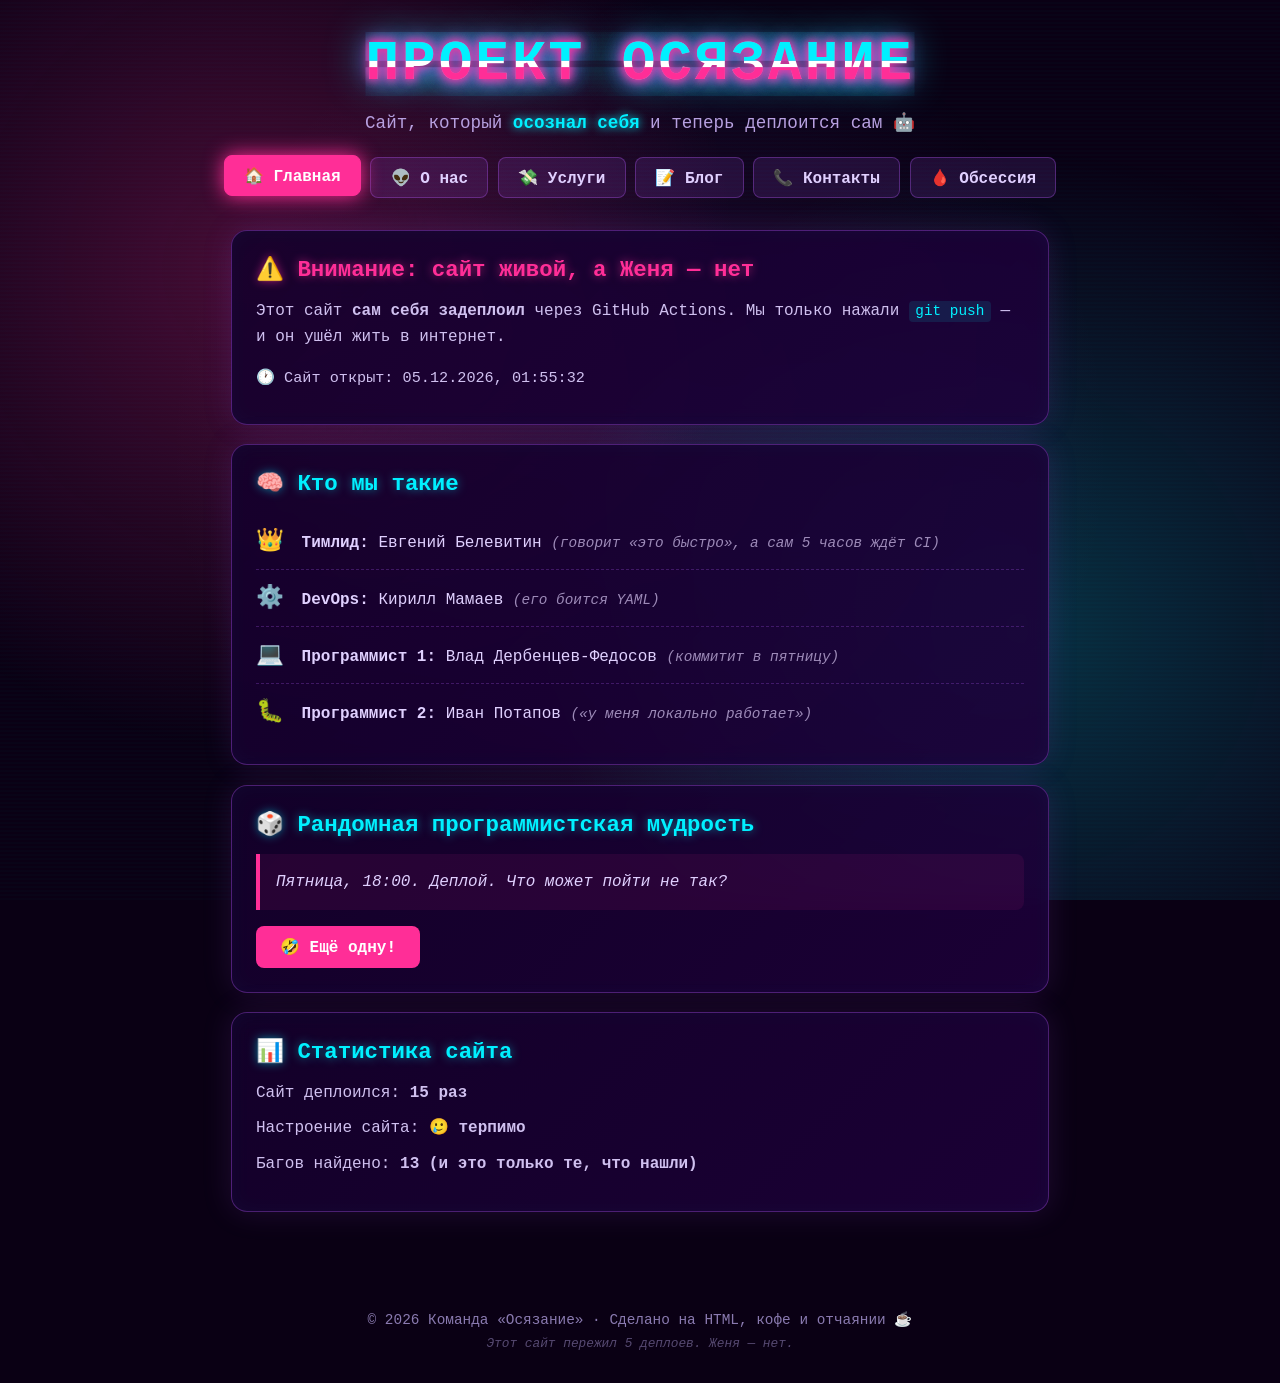
<file: index.html>
<!DOCTYPE html>
<html lang="ru">
<head>
    <meta charset="UTF-8">
    <meta name="viewport" content="width=device-width, initial-scale=1.0">
    <title>Осязание — сайт, который себя осознал</title>
    <link rel="stylesheet" href="style.css">
    <link rel="icon" href="data:image/svg+xml,<svg xmlns='http://www.w3.org/2000/svg' viewBox='0 0 100 100'><text y='75' font-size='75'>🧠</text></svg>">
</head>
<body>
    <div class="scanlines"></div>

    <header>
        <h1 class="glitch" data-text="ПРОЕКТ ОСЯЗАНИЕ">ПРОЕКТ ОСЯЗАНИЕ</h1>
        <p class="subtitle">Сайт, который <span class="highlight">осознал себя</span> и теперь деплоится сам 🤖</p>
        <nav>
            <a href="index.html" class="active">🏠 Главная</a>
            <a href="about.html">👽 О нас</a>
            <a href="services.html">💸 Услуги</a>
            <a href="blog.html">📝 Блог</a>
            <a href="contacts.html">📞 Контакты</a>
            <a href="obsession.html">🩸 Обсессия</a>
        </nav>
    </header>

    <main>
        <section class="card hero">
            <h2>⚠️ Внимание: сайт живой, а Женя — нет</h2>
            <p>Этот сайт <strong>сам себя задеплоил</strong> через GitHub Actions. Мы только нажали <code>git push</code> — и он ушёл жить в интернет.</p>
            <p id="datetime" class="datetime"></p>
        </section>

        <section class="card">
            <h2>🧠 Кто мы такие</h2>
            <ul class="team">
                <li><span class="emoji">👑</span> <strong>Тимлид:</strong> Евгений Белевитин <em>(говорит «это быстро», а сам 5 часов ждёт CI)</em></li>
                <li><span class="emoji">⚙️</span> <strong>DevOps:</strong> Кирилл Мамаев <em>(его боится YAML)</em></li>
                <li><span class="emoji">💻</span> <strong>Программист 1:</strong> Влад Дербенцев-Федосов <em>(коммитит в пятницу)</em></li>
                <li><span class="emoji">🐛</span> <strong>Программист 2:</strong> Иван Потапов <em>(«у меня локально работает»)</em></li>
            </ul>
        </section>

        <section class="card funny">
            <h2>🎲 Рандомная программистская мудрость</h2>
            <blockquote id="joke">Загрузка шутки...</blockquote>
            <button onclick="newJoke()">🤣 Ещё одну!</button>
        </section>

        <section class="card">
            <h2>📊 Статистика сайта</h2>
            <p>Сайт деплоился: <strong id="deploy-count">...</strong></p>
            <p>Настроение сайта: <strong id="mood">...</strong></p>
            <p>Багов найдено: <strong id="bugs">...</strong></p>
        </section>
    </main>

    <footer>
        <p>© 2026 Команда «Осязание» · Сделано на HTML, кофе и отчаянии ☕</p>
        <p class="small">Этот сайт пережил 5 деплоев. Женя — нет.</p>
    </footer>

    <script src="script.js"></script>
</body>
</html>
</file>
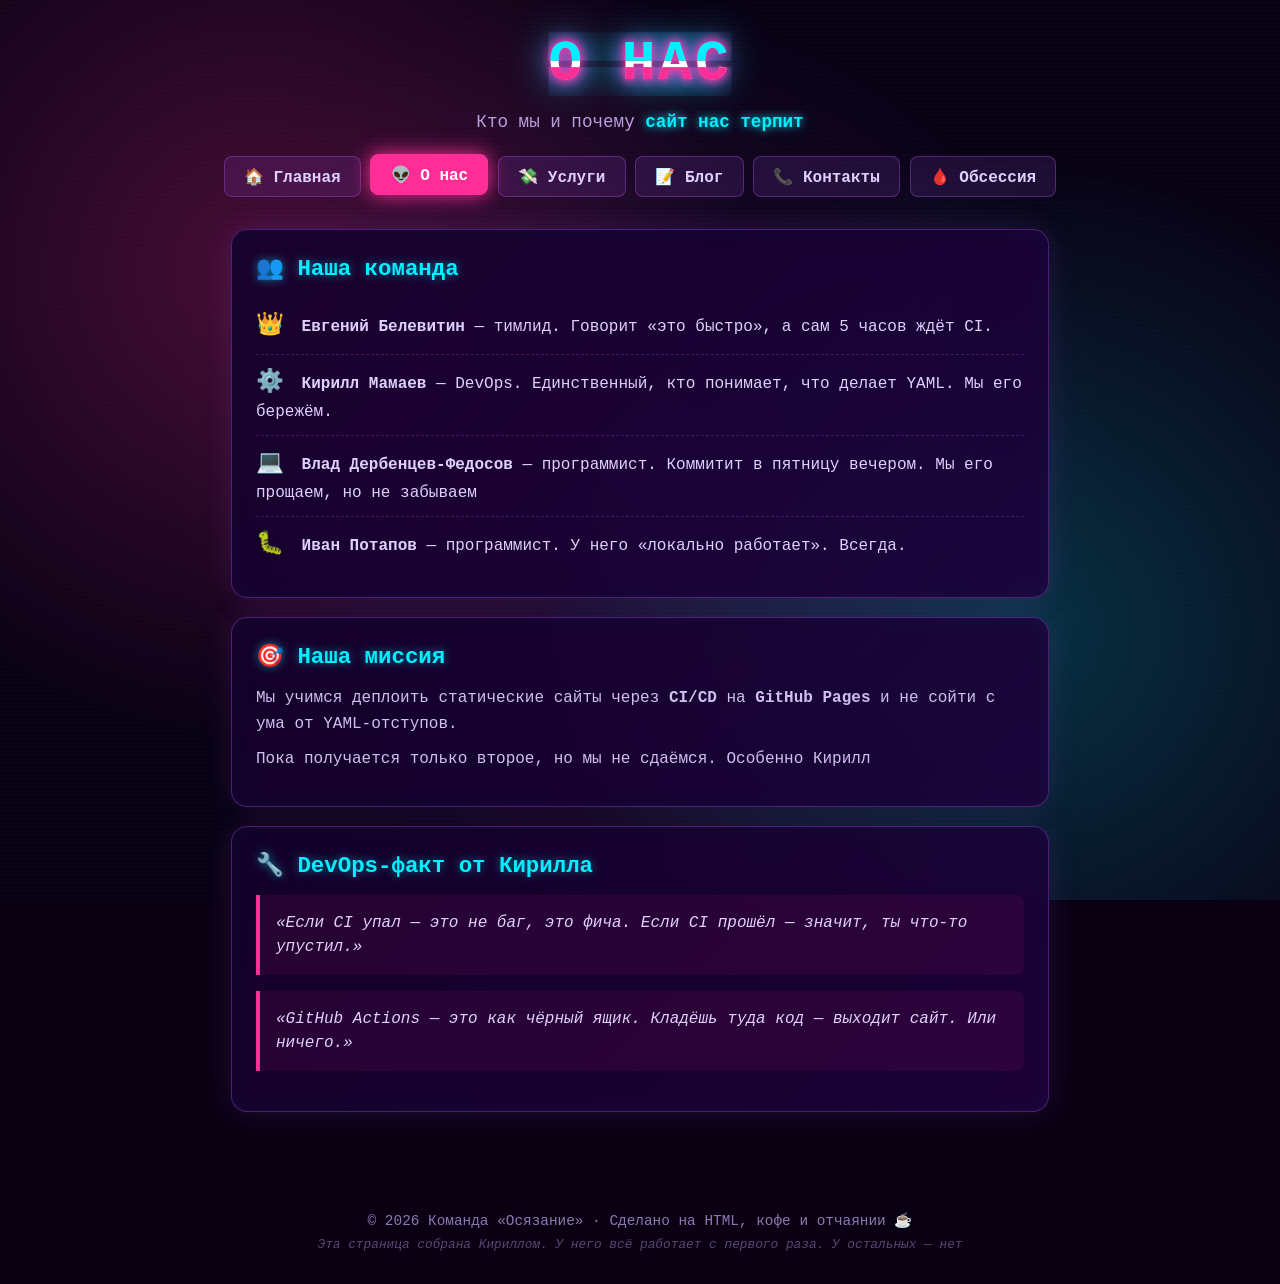
<file: about.html>
<!DOCTYPE html>
<html lang="ru">
<head>
    <meta charset="UTF-8">
    <meta name="viewport" content="width=device-width, initial-scale=1.0">
    <title>Осязание — О нас</title>
    <link rel="stylesheet" href="style.css">
    <link rel="icon" href="data:image/svg+xml,<svg xmlns='http://www.w3.org/2000/svg' viewBox='0 0 100 100'><text y='75' font-size='75'>👽</text></svg>">
</head>
<body>
    <div class="scanlines"></div>

    <header>
        <h1 class="glitch" data-text="О НАС">О НАС</h1>
        <p class="subtitle">Кто мы и почему <span class="highlight">сайт нас терпит</span></p>
        <nav>
            <a href="index.html">🏠 Главная</a>
            <a href="about.html" class="active">👽 О нас</a>
            <a href="services.html">💸 Услуги</a>
            <a href="blog.html">📝 Блог</a>
            <a href="contacts.html">📞 Контакты</a>
            <a href="obsession.html">🩸 Обсессия</a>
        </nav>
    </header>

    <main>
        <section class="card">
            <h2>👥 Наша команда</h2>
            <ul class="team">
                <li><span class="emoji">👑</span> <strong>Евгений Белевитин</strong> — тимлид. Говорит «это быстро», а сам 5 часов ждёт CI.</li>
                <li><span class="emoji">⚙️</span> <strong>Кирилл Мамаев</strong> — DevOps. Единственный, кто понимает, что делает YAML. Мы его бережём.</li>
                <li><span class="emoji">💻</span> <strong>Влад Дербенцев-Федосов</strong> — программист. Коммитит в пятницу вечером. Мы его прощаем, но не забываем</li>
                <li><span class="emoji">🐛</span> <strong>Иван Потапов</strong> — программист. У него «локально работает». Всегда.</li>
            </ul>
        </section>

        <section class="card">
            <h2>🎯 Наша миссия</h2>
            <p>Мы учимся деплоить статические сайты через <strong>CI/CD</strong> на <strong>GitHub Pages</strong> и не сойти с ума от YAML-отступов.</p>
            <p>Пока получается только второе, но мы не сдаёмся. Особенно Кирилл</p>
        </section>

        <section class="card funny">
            <h2>🔧 DevOps-факт от Кирилла</h2>
            <blockquote>
                «Если CI упал — это не баг, это фича. Если CI прошёл — значит, ты что-то упустил.»
            </blockquote>

            <blockquote>
                «GitHub Actions — это как чёрный ящик. Кладёшь туда код — выходит сайт. Или ничего.» 
            </blockquote>
        </section>
    </main>

    <footer>
        <p>© 2026 Команда «Осязание» · Сделано на HTML, кофе и отчаянии ☕</p>
        <p class="small">Эта страница собрана Кириллом. У него всё работает с первого раза. У остальных — нет</p>
    </footer>

    <script src="script.js"></script>
</body>
</html>
</file>
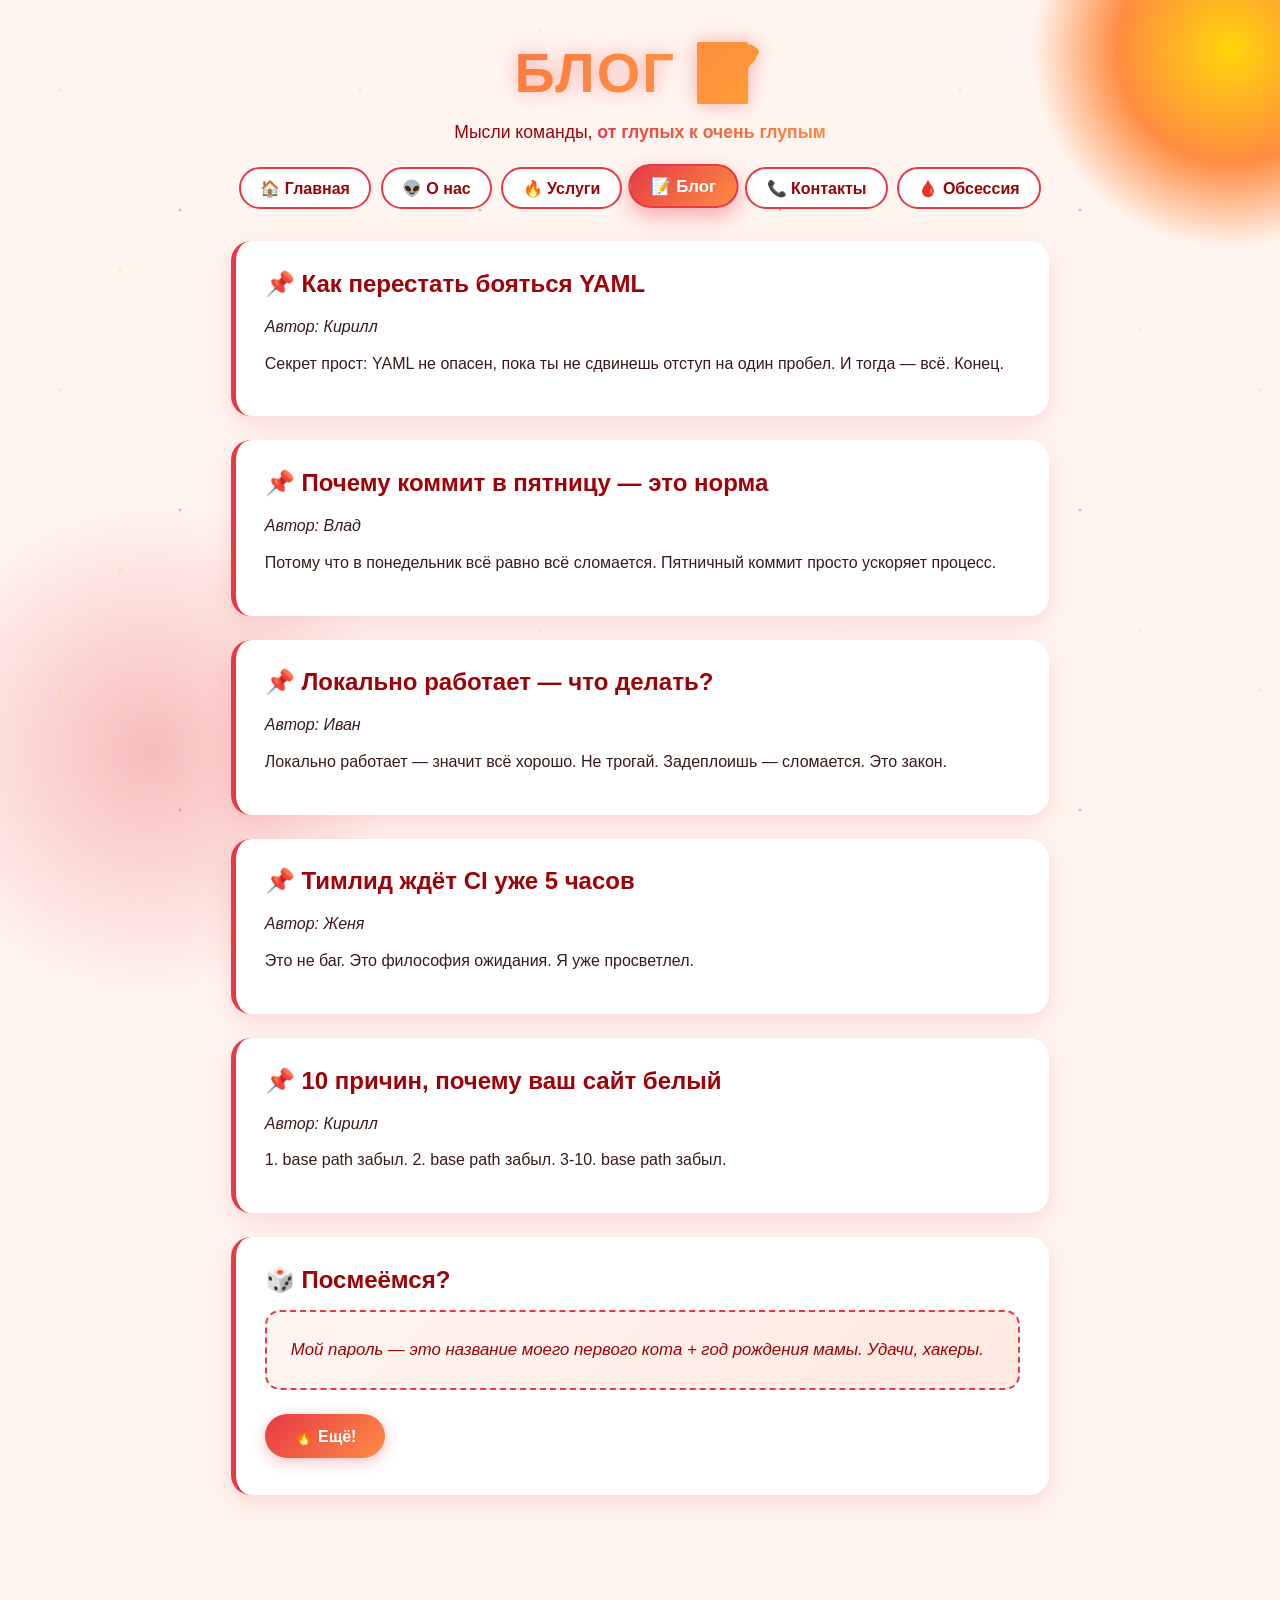
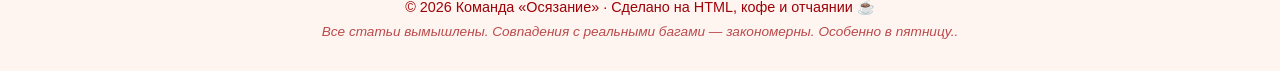
<file: blog.html>
<!DOCTYPE html>
<html lang="ru">

<head>
    <meta charset="UTF-8">
    <meta name="viewport" content="width=device-width, initial-scale=1.0">
    <title>Осязание — Блог 📝</title>
    <link rel="stylesheet" href="vlad-style.css">
    <link rel="icon"
        href="data:image/svg+xml,<svg xmlns='http://www.w3.org/2000/svg' viewBox='0 0 100 100'><text y='75' font-size='75'>📝</text></svg>">
</head>

<body>
    <div class="sparkles"></div>

    <header>
        <h1>БЛОГ 📝</h1>
        <p class="subtitle">Мысли команды, <span class="hot">от глупых к очень глупым</span></p>
        <nav>
            <a href="index.html">🏠 Главная</a>
            <a href="about.html">👽 О нас</a>
            <a href="services.html">🔥 Услуги</a>
            <a href="blog.html" class="active">📝 Блог</a>
            <a href="contacts.html">📞 Контакты</a>
            <a href="obsession.html">🩸 Обсессия</a>
        </nav>
    </header>

    <main>
        <section class="card">
            <h2>📌 Как перестать бояться YAML</h2>
            <p><em>Автор: Кирилл</em></p>
            <p>Секрет прост: YAML не опасен, пока ты не сдвинешь отступ на один пробел. И тогда — всё. Конец.</p>
        </section>

        <section class="card">
            <h2>📌 Почему коммит в пятницу — это норма</h2>
            <p><em>Автор: Влад</em></p>
            <p>Потому что в понедельник всё равно всё сломается. Пятничный коммит просто ускоряет процесс.</p>
        </section>

        <section class="card">
            <h2>📌 Локально работает — что делать?</h2>
            <p><em>Автор: Иван</em></p>
            <p>Локально работает — значит всё хорошо. Не трогай. Задеплоишь — сломается. Это закон.</p>
        </section>

        <section class="card">
            <h2>📌 Тимлид ждёт CI уже 5 часов</h2>
            <p><em>Автор: Женя</em></p>
            <p>Это не баг. Это философия ожидания. Я уже просветлел.</p>
        </section>

        <section class="card">
            <h2>📌 10 причин, почему ваш сайт белый</h2>
            <p><em>Автор: Кирилл</em></p>
            <p>1. base path забыл. 2. base path забыл. 3-10. base path забыл.</p>
        </section>

        <section class="card">
            <h2>🎲 Посмеёмся?</h2>
            <div class="joke-box" id="joke">Загрузка шутки...</div>
            <button class="btn" onclick="newJoke()">🔥 Ещё!</button>
        </section>
    </main>

    <footer>
        <p>© 2026 Команда «Осязание» · Сделано на HTML, кофе и отчаянии ☕</p>
        <p class="small">Все статьи вымышлены. Совпадения с реальными багами — закономерны. Особенно в пятницу..</p>
    </footer>

    <script src="vlad-script.js"></script>
</body>

</html>
</file>
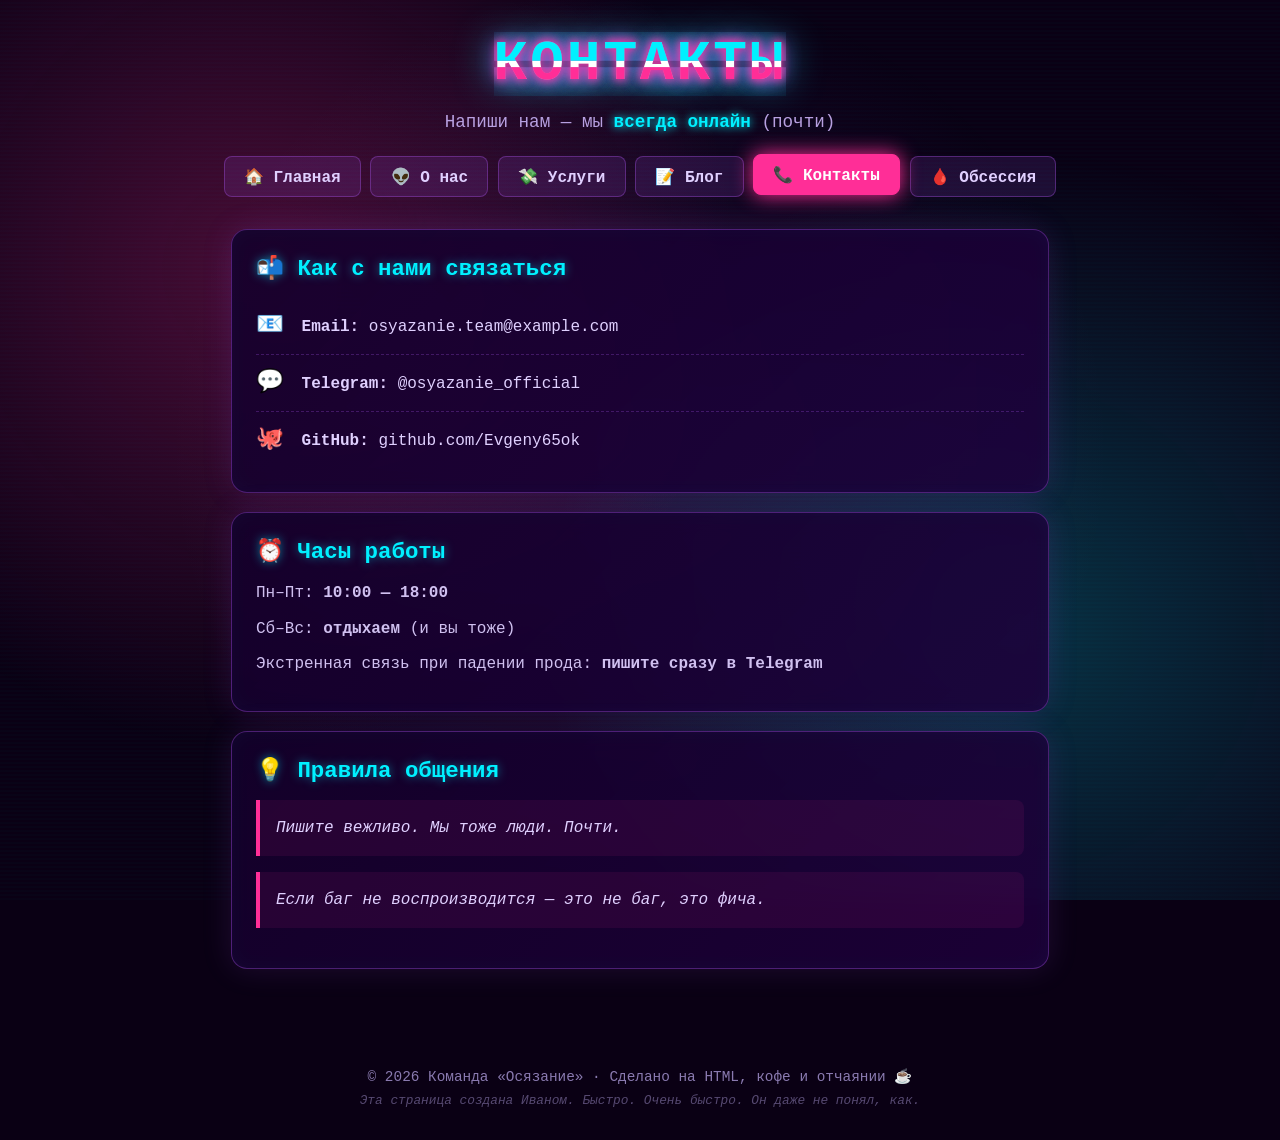
<file: contacts.html>
<!DOCTYPE html>
<html lang="ru">
<head>
    <meta charset="UTF-8">
    <meta name="viewport" content="width=device-width, initial-scale=1.0">
    <title>Осязание — Контакты</title>
    <link rel="stylesheet" href="style.css">
    <link rel="icon" href="data:image/svg+xml,<svg xmlns='http://www.w3.org/2000/svg' viewBox='0 0 100 100'><text y='75' font-size='75'>📞</text></svg>">
</head>
<body>
    <div class="scanlines"></div>
    <header>
        <h1 class="glitch" data-text="КОНТАКТЫ">КОНТАКТЫ</h1>
        <p class="subtitle">Напиши нам — мы <span class="highlight">всегда онлайн</span> (почти)</p>
        <nav>
            <a href="index.html">🏠 Главная</a>
            <a href="about.html">👽 О нас</a>
            <a href="services.html">💸 Услуги</a>
            <a href="blog.html">📝 Блог</a>
            <a href="contacts.html" class="active">📞 Контакты</a>
            <a href="obsession.html">🩸 Обсессия</a>
        </nav>
    </header>
    <main>
        <section class="card">
            <h2>📬 Как с нами связаться</h2>
            <ul class="team">
                <li><span class="emoji">📧</span> <strong>Email:</strong> osyazanie.team@example.com</li>
                <li><span class="emoji">💬</span> <strong>Telegram:</strong> @osyazanie_official</li>
                <li><span class="emoji">🐙</span> <strong>GitHub:</strong> github.com/Evgeny65ok</li>
            </ul>
        </section>
        <section class="card">
            <h2>⏰ Часы работы</h2>
            <p>Пн–Пт: <strong>10:00 — 18:00</strong></p>
            <p>Сб–Вс: <strong>отдыхаем</strong> (и вы тоже)</p>
            <p>Экстренная связь при падении прода: <strong>пишите сразу в Telegram</strong></p>
        </section>
        <section class="card funny">
            <h2>💡 Правила общения</h2>
            <blockquote>Пишите вежливо. Мы тоже люди. Почти.</blockquote>
            <blockquote>Если баг не воспроизводится — это не баг, это фича.</blockquote>
        </section>
    </main>
    <footer>
        <p>© 2026 Команда «Осязание» · Сделано на HTML, кофе и отчаянии ☕</p>
        <p class="small">Эта страница создана Иваном. Быстро. Очень быстро. Он даже не понял, как.</p>
    </footer>
    <script src="script.js"></script>
</body>
</html>
</file>
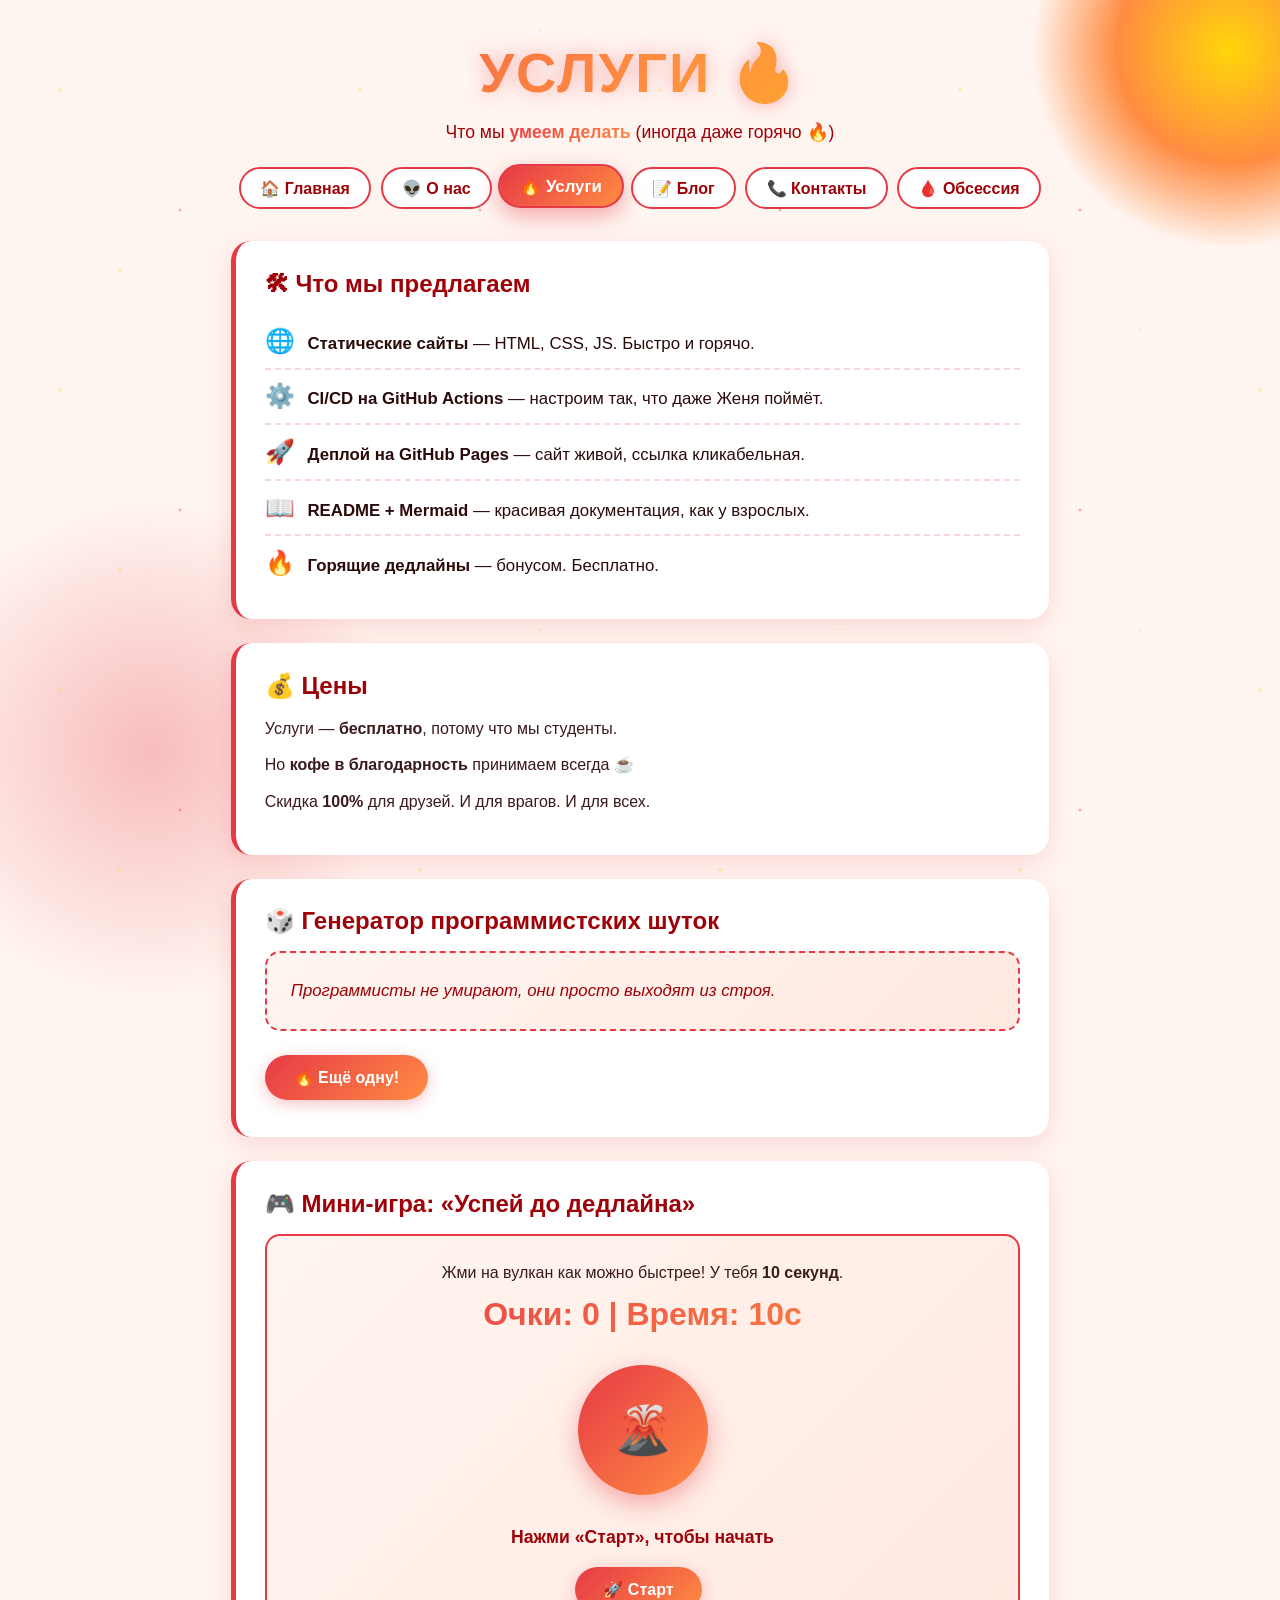
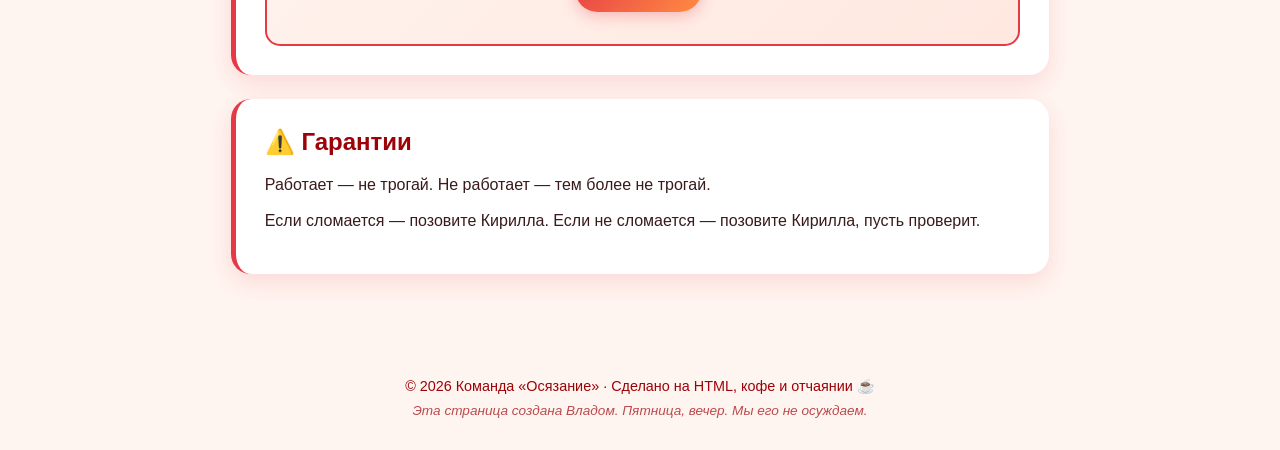
<file: services.html>
<!DOCTYPE html>
<html lang="ru">

<head>
    <meta charset="UTF-8">
    <meta name="viewport" content="width=device-width, initial-scale=1.0">
    <title>Осязание — Услуги 🔥</title>
    <link rel="stylesheet" href="vlad-style.css">
    <link rel="icon"
        href="data:image/svg+xml,<svg xmlns='http://www.w3.org/2000/svg' viewBox='0 0 100 100'><text y='75' font-size='75'>🔥</text></svg>">
</head>

<body>
    <div class="sparkles"></div>

    <header>
        <h1>УСЛУГИ 🔥</h1>
        <p class="subtitle">Что мы <span class="hot">умеем делать</span> (иногда даже горячо 🔥)</p>
        <nav>
            <a href="index.html">🏠 Главная</a>
            <a href="about.html">👽 О нас</a>
            <a href="services.html" class="active">🔥 Услуги</a>
            <a href="blog.html">📝 Блог</a>
            <a href="contacts.html">📞 Контакты</a>
            <a href="obsession.html">🩸 Обсессия</a>
        </nav>
    </header>

    <main>
        <section class="card">
            <h2>🛠 Что мы предлагаем</h2>
            <ul>
                <li><span class="emoji">🌐</span> <strong>Статические сайты</strong> — HTML, CSS, JS. Быстро и горячо.
                </li>
                <li><span class="emoji">⚙️</span> <strong>CI/CD на GitHub Actions</strong> — настроим так, что даже Женя
                    поймёт.</li>
                <li><span class="emoji">🚀</span> <strong>Деплой на GitHub Pages</strong> — сайт живой, ссылка
                    кликабельная.</li>
                <li><span class="emoji">📖</span> <strong>README + Mermaid</strong> — красивая документация, как у
                    взрослых.</li>
                <li><span class="emoji">🔥</span> <strong>Горящие дедлайны</strong> — бонусом. Бесплатно.</li>
            </ul>
        </section>

        <section class="card">
            <h2>💰 Цены</h2>
            <p>Услуги — <strong>бесплатно</strong>, потому что мы студенты.</p>
            <p>Но <strong>кофе в благодарность</strong> принимаем всегда ☕</p>
            <p>Скидка <strong>100%</strong> для друзей. И для врагов. И для всех.</p>
        </section>

        <section class="card">
            <h2>🎲 Генератор программистских шуток</h2>
            <div class="joke-box" id="joke">Загрузка шутки...</div>
            <button class="btn" onclick="newJoke()">🔥 Ещё одну!</button>
        </section>

        <section class="card">
            <h2>🎮 Мини-игра: «Успей до дедлайна»</h2>
            <div class="game-box">
                <p>Жми на вулкан как можно быстрее! У тебя <strong>10 секунд</strong>.</p>
                <div class="game-score">
                    Очки: <span id="score">0</span> | Время: <span id="time">10</span>с
                </div>
                <button class="game-btn" id="game-btn">🌋</button>
                <div class="game-message" id="game-message">Нажми «Старт», чтобы начать</div>
                <button class="btn" id="start-game">🚀 Старт</button>
            </div>
        </section>

        <section class="card">
            <h2>⚠️ Гарантии</h2>
            <p>Работает — не трогай. Не работает — тем более не трогай.</p>
            <p>Если сломается — позовите Кирилла. Если не сломается — позовите Кирилла, пусть проверит.</p>
        </section>
    </main>

    <footer>
        <p>© 2026 Команда «Осязание» · Сделано на HTML, кофе и отчаянии ☕</p>
        <p class="small">Эта страница создана Владом. Пятница, вечер. Мы его не осуждаем.</p>
    </footer>

    <script src="vlad-script.js"></script>
</body>

</html>
</file>
<file: style.css>
* { box-sizing: border-box; margin: 0; padding: 0; }

:root {
    --neon-pink: #ff2e97;
    --neon-cyan: #00f0ff;
    --neon-purple: #9d4edd;
    --dark: #0a0014;
}

body {
    font-family: 'Segoe UI', 'Courier New', monospace;
    background: var(--dark);
    color: #e0d0ff;
    min-height: 100vh;
    overflow-x: hidden;
    position: relative;
}

body::before {
    content: '';
    position: fixed;
    inset: 0;
    background:
        radial-gradient(circle at 20% 30%, rgba(255,46,151,0.25), transparent 40%),
        radial-gradient(circle at 80% 70%, rgba(0,240,255,0.2), transparent 40%),
        radial-gradient(circle at 50% 50%, rgba(157,78,221,0.15), transparent 60%);
    z-index: -2;
    animation: bgShift 15s ease-in-out infinite alternate;
}

@keyframes bgShift {
    0%   { transform: scale(1) rotate(0deg); }
    100% { transform: scale(1.2) rotate(5deg); }
}

.scanlines {
    position: fixed;
    inset: 0;
    background: repeating-linear-gradient(
        to bottom, transparent 0, transparent 2px,
        rgba(0,240,255,0.03) 3px, transparent 4px
    );
    pointer-events: none;
    z-index: 1;
}

header { text-align: center; padding: 2rem 1rem 1rem; position: relative; z-index: 2; }

.glitch {
    font-size: clamp(1.8rem, 5vw, 3.5rem);
    font-weight: 900;
    letter-spacing: 3px;
    color: white;
    text-shadow: 0 0 10px var(--neon-pink), 0 0 20px var(--neon-purple), 0 0 40px var(--neon-cyan);
    position: relative;
    display: inline-block;
    animation: flicker 3s infinite;
}

.glitch::before, .glitch::after {
    content: attr(data-text);
    position: absolute;
    top: 0; left: 0;
    width: 100%;
    overflow: hidden;
}

.glitch::before {
    color: var(--neon-cyan);
    animation: glitchTop 2.5s infinite;
    clip-path: polygon(0 0, 100% 0, 100% 45%, 0 45%);
}

.glitch::after {
    color: var(--neon-pink);
    animation: glitchBot 2.5s infinite;
    clip-path: polygon(0 55%, 100% 55%, 100% 100%, 0 100%);
}

@keyframes glitchTop {
    0%, 90%, 100% { transform: translate(0); }
    92% { transform: translate(-4px, -2px); }
    94% { transform: translate(4px, 2px); }
    96% { transform: translate(-2px, 1px); }
}

@keyframes glitchBot {
    0%, 90%, 100% { transform: translate(0); }
    93% { transform: translate(4px, 2px); }
    95% { transform: translate(-4px, -1px); }
    97% { transform: translate(2px, -2px); }
}

@keyframes flicker {
    0%, 19%, 21%, 23%, 25%, 54%, 56%, 100% { opacity: 1; }
    20%, 22%, 24%, 55% { opacity: 0.6; }
}

.subtitle { font-size: 1.1rem; margin: 1rem 0; color: #b8a0e0; }
.highlight { color: var(--neon-cyan); font-weight: bold; text-shadow: 0 0 10px var(--neon-cyan); }

nav { display: flex; justify-content: center; gap: 0.6rem; flex-wrap: wrap; margin-top: 1.5rem; }

nav a {
    color: #e0d0ff;
    text-decoration: none;
    padding: 0.6rem 1.2rem;
    border-radius: 8px;
    background: rgba(157, 78, 221, 0.15);
    border: 1px solid rgba(157, 78, 221, 0.4);
    transition: all 0.25s;
    font-weight: 600;
}

nav a:hover, nav a.active {
    background: var(--neon-pink);
    color: white;
    border-color: var(--neon-pink);
    box-shadow: 0 0 20px var(--neon-pink);
    transform: translateY(-2px);
}

main { max-width: 850px; margin: 0 auto; padding: 1rem 1rem 3rem; position: relative; z-index: 2; }

.card {
    background: linear-gradient(135deg, rgba(20,0,43,0.9), rgba(30,0,60,0.85));
    border: 1px solid rgba(157, 78, 221, 0.4);
    border-radius: 16px;
    padding: 1.5rem;
    margin-bottom: 1.2rem;
    box-shadow: 0 0 30px rgba(157, 78, 221, 0.15), inset 0 0 20px rgba(0, 240, 255, 0.03);
    backdrop-filter: blur(10px);
    transition: transform 0.3s, box-shadow 0.3s;
}

.card:hover {
    transform: translateY(-3px);
    box-shadow: 0 0 40px rgba(255, 46, 151, 0.3), inset 0 0 30px rgba(0, 240, 255, 0.05);
}

.card h2 { color: var(--neon-cyan); margin-bottom: 1rem; font-size: 1.4rem; text-shadow: 0 0 10px rgba(0, 240, 255, 0.5); }
.hero h2 { color: var(--neon-pink); text-shadow: 0 0 10px rgba(255, 46, 151, 0.6); }
.card p { line-height: 1.6; margin-bottom: 0.6rem; color: #d0c0f0; }
.card ul { list-style: none; padding: 0; }
.team li { padding: 0.7rem 0; border-bottom: 1px dashed rgba(157, 78, 221, 0.3); line-height: 1.5; }
.team li:last-child { border-bottom: none; }
.team .emoji { font-size: 1.4rem; margin-right: 0.5rem; }
.team em { color: #9d8ab8; font-size: 0.9rem; }

.datetime { color: var(--neon-cyan); font-family: 'Courier New', monospace; margin-top: 1rem; font-size: 0.95rem; }

.funny blockquote {
    font-style: italic;
    color: #e0d0ff;
    padding: 1rem;
    border-left: 4px solid var(--neon-pink);
    background: rgba(255, 46, 151, 0.08);
    border-radius: 0 8px 8px 0;
    margin-bottom: 1rem;
    line-height: 1.5;
    min-height: 3rem;
}

.funny button {
    background: var(--neon-pink);
    color: white;
    border: none;
    padding: 0.7rem 1.5rem;
    border-radius: 8px;
    font-size: 1rem;
    font-weight: bold;
    cursor: pointer;
    transition: all 0.25s;
    font-family: inherit;
}

.funny button:hover {
    background: var(--neon-cyan);
    color: var(--dark);
    box-shadow: 0 0 20px var(--neon-cyan);
    transform: scale(1.05);
}

code {
    background: rgba(0, 240, 255, 0.1);
    color: var(--neon-cyan);
    padding: 0.15rem 0.4rem;
    border-radius: 4px;
    font-family: 'Courier New', monospace;
    font-size: 0.9em;
}

footer { text-align: center; color: #8a7ab0; padding: 2rem 1rem; font-size: 0.9rem; position: relative; z-index: 2; }
footer .small { font-size: 0.8rem; opacity: 0.6; margin-top: 0.5rem; font-style: italic; }

@media (max-width: 500px) {
    nav a { padding: 0.5rem 0.8rem; font-size: 0.9rem; }
    .card { padding: 1.2rem; }
}
</file>
<file: vlad-style.css>
/* 🔥 Стиль Влада — белый с красным, солнце, вулканы */

* { box-sizing: border-box; margin: 0; padding: 0; }

:root {
    --fire-red: #e63946;
    --sun-orange: #ff8c42;
    --lava-yellow: #ffd60a;
    --deep-red: #9d0208;
    --light-bg: #fff5f0;
    --dark-text: #2b0a0a;
}

body {
    font-family: 'Segoe UI', Tahoma, sans-serif;
    background: var(--light-bg);
    color: var(--dark-text);
    min-height: 100vh;
    position: relative;
    overflow-x: hidden;
}

/* Солнце в углу */
body::before {
    content: '';
    position: fixed;
    top: -150px;
    right: -150px;
    width: 400px;
    height: 400px;
    background: radial-gradient(circle, #ffd60a 0%, #ff8c42 40%, transparent 70%);
    border-radius: 50%;
    z-index: -1;
    animation: sunPulse 4s ease-in-out infinite alternate;
}

@keyframes sunPulse {
    0%   { transform: scale(1); opacity: 0.8; }
    100% { transform: scale(1.15); opacity: 1; }
}

/* Вулкан слева снизу */
body::after {
    content: '';
    position: fixed;
    bottom: -100px;
    left: -100px;
    width: 500px;
    height: 500px;
    background: radial-gradient(circle, rgba(230,57,70,0.3) 0%, transparent 70%);
    border-radius: 50%;
    z-index: -1;
    animation: volcanoGlow 6s ease-in-out infinite alternate;
}

@keyframes volcanoGlow {
    0%   { transform: scale(1); opacity: 0.5; }
    100% { transform: scale(1.3); opacity: 0.9; }
}

/* Анимированные искры */
.sparkles {
    position: fixed;
    inset: 0;
    pointer-events: none;
    z-index: 0;
    background-image:
        radial-gradient(2px 2px at 20% 30%, var(--lava-yellow), transparent),
        radial-gradient(2px 2px at 60% 70%, var(--fire-red), transparent),
        radial-gradient(1px 1px at 80% 10%, var(--sun-orange), transparent),
        radial-gradient(2px 2px at 40% 90%, var(--lava-yellow), transparent);
    background-size: 300px 300px;
    animation: sparkle 8s linear infinite;
    opacity: 0.6;
}

@keyframes sparkle {
    0%   { background-position: 0 0; }
    100% { background-position: 300px 300px; }
}

header {
    text-align: center;
    padding: 2.5rem 1rem 1rem;
    position: relative;
    z-index: 2;
}

h1 {
    font-size: clamp(2rem, 5vw, 3.5rem);
    font-weight: 900;
    background: linear-gradient(135deg, var(--fire-red), var(--sun-orange), var(--lava-yellow));
    -webkit-background-clip: text;
    background-clip: text;
    -webkit-text-fill-color: transparent;
    color: transparent;
    letter-spacing: 2px;
    filter: drop-shadow(0 0 10px rgba(230, 57, 70, 0.4));
    animation: fireGlow 2s infinite alternate;
}

@keyframes fireGlow {
    0%   { filter: drop-shadow(0 0 10px rgba(230, 57, 70, 0.4)); }
    100% { filter: drop-shadow(0 0 25px rgba(255, 140, 66, 0.8)); }
}

.subtitle {
    font-size: 1.1rem;
    color: var(--deep-red);
    margin: 1rem 0;
    font-weight: 500;
}

.subtitle .hot {
    color: var(--fire-red);
    font-weight: bold;
    background: linear-gradient(135deg, var(--fire-red), var(--sun-orange));
    -webkit-background-clip: text;
    background-clip: text;
    -webkit-text-fill-color: transparent;
}

nav {
    display: flex;
    justify-content: center;
    gap: 0.6rem;
    flex-wrap: wrap;
    margin-top: 1.5rem;
}

nav a {
    color: var(--deep-red);
    text-decoration: none;
    padding: 0.6rem 1.2rem;
    border-radius: 25px;
    background: white;
    border: 2px solid var(--fire-red);
    font-weight: 600;
    transition: all 0.25s;
}

nav a:hover, nav a.active {
    background: linear-gradient(135deg, var(--fire-red), var(--sun-orange));
    color: white;
    transform: translateY(-2px) scale(1.05);
    box-shadow: 0 8px 20px rgba(230, 57, 70, 0.4);
}

main {
    max-width: 850px;
    margin: 0 auto;
    padding: 1rem 1rem 3rem;
    position: relative;
    z-index: 2;
}

.card {
    background: white;
    border-radius: 20px;
    padding: 1.8rem;
    margin-bottom: 1.5rem;
    box-shadow: 0 8px 25px rgba(230, 57, 70, 0.15);
    border-left: 5px solid var(--fire-red);
    transition: transform 0.3s, box-shadow 0.3s;
}

.card:hover {
    transform: translateY(-5px);
    box-shadow: 0 15px 40px rgba(230, 57, 70, 0.3);
}

.card h2 {
    color: var(--deep-red);
    margin-bottom: 1rem;
    font-size: 1.5rem;
    display: flex;
    align-items: center;
    gap: 0.5rem;
}

.card p {
    line-height: 1.6;
    margin-bottom: 0.7rem;
    color: #3a1a1a;
}

.card ul {
    list-style: none;
    padding: 0;
}

.card ul li {
    padding: 0.8rem 0;
    border-bottom: 2px dashed rgba(230, 57, 70, 0.2);
    font-size: 1.05rem;
}

.card ul li:last-child { border-bottom: none; }

.emoji { font-size: 1.5rem; margin-right: 0.5rem; }

/* Кнопки */
.btn {
    background: linear-gradient(135deg, var(--fire-red), var(--sun-orange));
    color: white;
    border: none;
    padding: 0.8rem 1.8rem;
    border-radius: 25px;
    font-size: 1rem;
    font-weight: bold;
    cursor: pointer;
    transition: all 0.25s;
    font-family: inherit;
    margin: 0.5rem 0.5rem 0.5rem 0;
    box-shadow: 0 4px 15px rgba(230, 57, 70, 0.3);
}

.btn:hover {
    transform: translateY(-2px) scale(1.05);
    box-shadow: 0 8px 25px rgba(230, 57, 70, 0.5);
}

.btn:active {
    transform: translateY(0) scale(0.98);
}

/* Блок шуток */
.joke-box {
    background: linear-gradient(135deg, #fff5f0, #ffe8e0);
    padding: 1.5rem;
    border-radius: 15px;
    border: 2px dashed var(--fire-red);
    margin-bottom: 1rem;
    min-height: 80px;
    font-style: italic;
    font-size: 1.05rem;
    color: var(--deep-red);
    display: flex;
    align-items: center;
    transition: all 0.3s;
}

/* Игра */
.game-box {
    text-align: center;
    padding: 1.5rem;
    background: linear-gradient(135deg, #fff5f0, #ffe8e0);
    border-radius: 15px;
    border: 2px solid var(--fire-red);
}

.game-score {
    font-size: 2rem;
    font-weight: 900;
    background: linear-gradient(135deg, var(--fire-red), var(--sun-orange));
    -webkit-background-clip: text;
    background-clip: text;
    -webkit-text-fill-color: transparent;
    margin-bottom: 1rem;
}

.game-btn {
    background: linear-gradient(135deg, var(--fire-red), var(--sun-orange));
    color: white;
    border: none;
    padding: 1rem 2rem;
    border-radius: 50%;
    width: 130px;
    height: 130px;
    font-size: 3rem;
    cursor: pointer;
    transition: all 0.15s;
    box-shadow: 0 8px 25px rgba(230, 57, 70, 0.4);
    margin: 1rem;
}

.game-btn:hover {
    transform: scale(1.1);
    box-shadow: 0 12px 35px rgba(230, 57, 70, 0.6);
}

.game-btn:active {
    transform: scale(0.95);
}

.game-message {
    font-size: 1.1rem;
    font-weight: bold;
    color: var(--deep-red);
    margin-top: 1rem;
    min-height: 2rem;
}

footer {
    text-align: center;
    padding: 2rem 1rem;
    color: var(--deep-red);
    font-size: 0.9rem;
    position: relative;
    z-index: 2;
}

footer .small {
    font-size: 0.85rem;
    opacity: 0.7;
    margin-top: 0.5rem;
    font-style: italic;
}

@media (max-width: 500px) {
    nav a { padding: 0.5rem 0.9rem; font-size: 0.9rem; }
    .card { padding: 1.3rem; }
    .game-btn { width: 100px; height: 100px; font-size: 2.5rem; }
}
</file>
